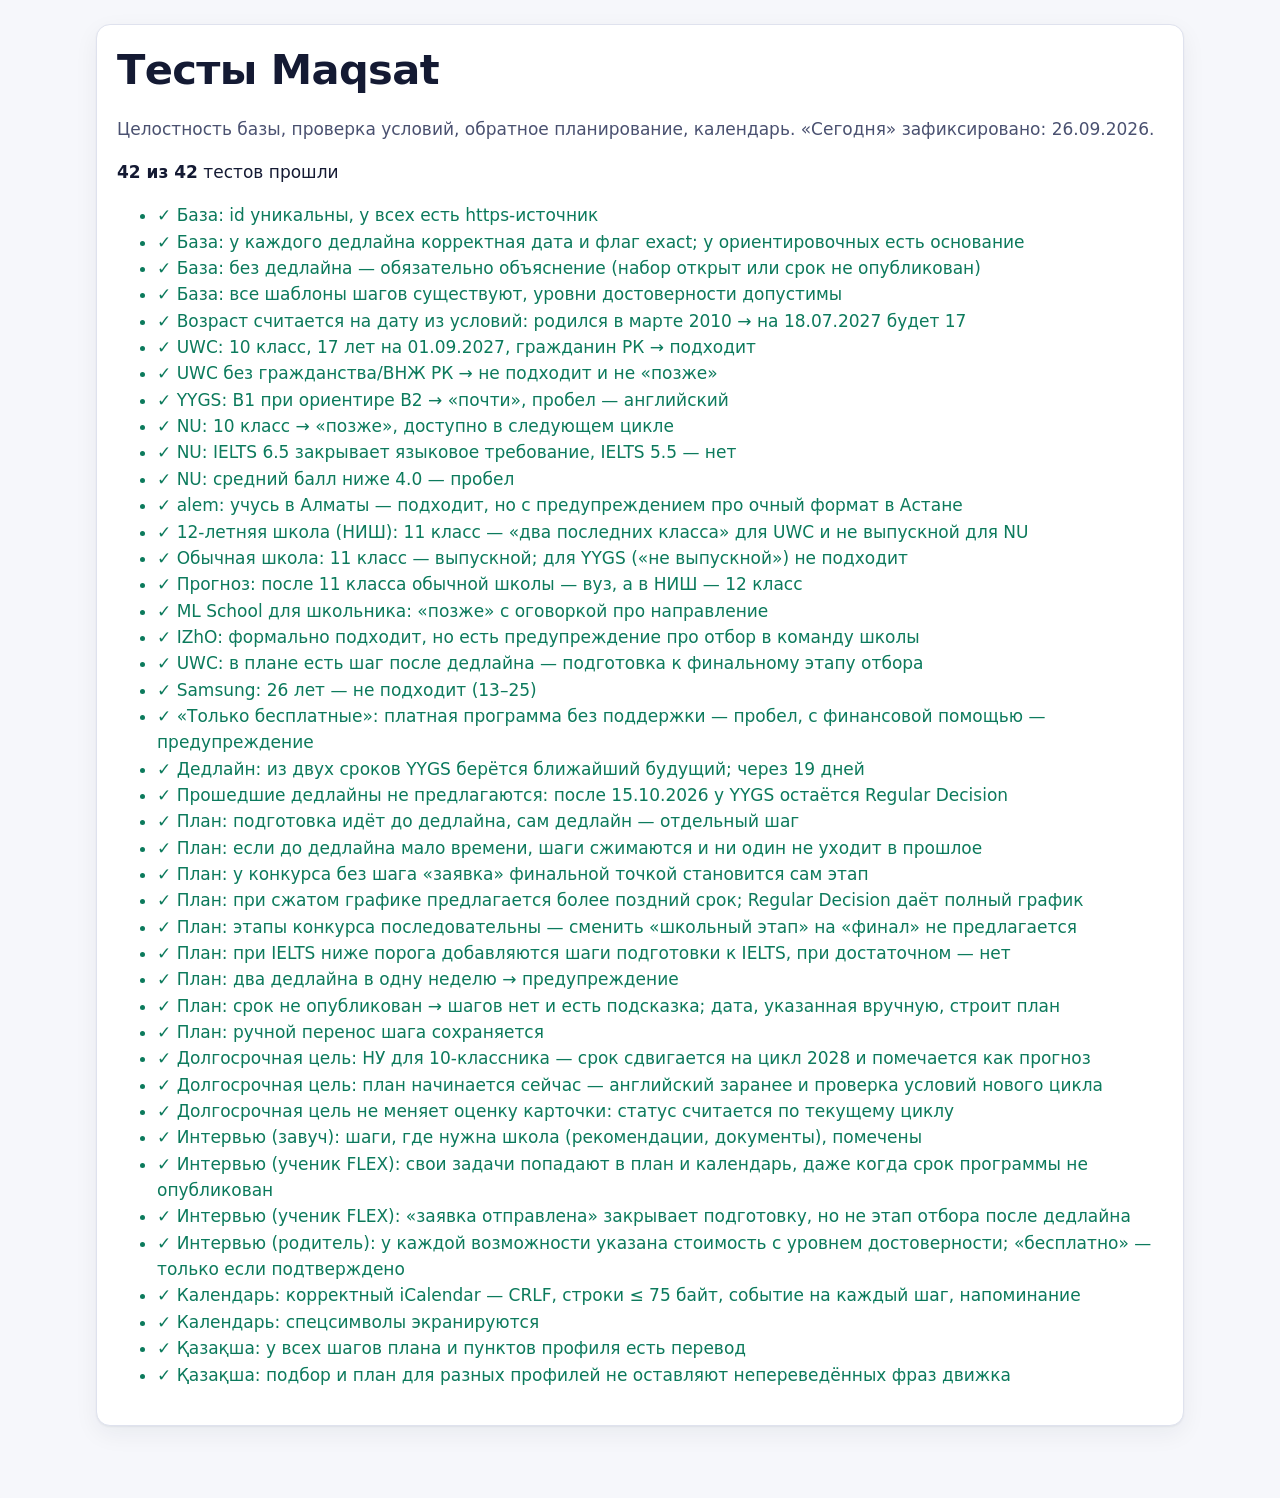
<file: tests.html>
<!DOCTYPE html>
<html lang="ru">
<head>
  <meta charset="UTF-8">
  <meta name="viewport" content="width=device-width, initial-scale=1">
  <title>Maqsat — тесты</title>
  <link rel="stylesheet" href="css/style.css?v=1">
</head>
<body>
  <main>
    <section class="card">
      <h1>Тесты Maqsat</h1>
      <p class="muted">Целостность базы, проверка условий, обратное планирование, календарь. «Сегодня» зафиксировано: 26.09.2026.</p>
      <p id="sum"></p>
      <ul class="tests" id="tests"></ul>
    </section>
  </main>
  <script src="js/i18n.js?v=2"></script>
  <script src="js/data.js?v=1"></script>
  <script src="js/engine.js?v=1"></script>
  <script src="js/tests.js?v=1"></script>
  <script>
    const results = M.runTests();
    const out = document.getElementById('tests');
    const esc = t => String(t).replace(/[&<>]/g, c => ({ '&': '&amp;', '<': '&lt;', '>': '&gt;' }[c]));
    out.innerHTML = results.map(r => `<li class="${r.ok ? 'pass' : 'fail'}">${r.ok ? '✓' : '✗'} ${esc(r.name)}${r.err ? ' — ' + esc(r.err) : ''}</li>`).join('');
    document.getElementById('sum').innerHTML = `<b>${results.filter(r => r.ok).length} из ${results.length}</b> тестов прошли`;
    window.TEST_RESULTS = results;
  </script>
</body>
</html>
</file>
<file: css/style.css>
:root {
  --bg: #f6f7fb;
  --surface: #ffffff;
  --surface-2: #f0f2f8;
  --ink: #141a33;
  --ink-2: #4a5170;
  --line: #dfe2ee;
  --accent: #2f3fbf;
  --accent-ink: #ffffff;
  --accent-soft: #e6e9fb;
  --gold: #b87700;
  --gold-soft: #fff1d6;
  --ok: #0c7a5c;
  --ok-soft: #dcf2ea;
  --warn: #9a5200;
  --warn-soft: #fdecd6;
  --bad: #b3312f;
  --bad-soft: #fbe3e2;
  --later: #5b48c9;
  --later-soft: #ebe7fb;
  --radius: 14px;
  --shadow: 0 1px 2px rgba(20, 26, 51, .06), 0 8px 24px rgba(20, 26, 51, .06);
  color-scheme: light;
}
@media (prefers-color-scheme: dark) {
  :root:not([data-theme="light"]) {
    --bg: #0f1224; --surface: #171b33; --surface-2: #1f2440; --ink: #eef0fa; --ink-2: #aab0cf; --line: #2c3254;
    --accent: #8f9bff; --accent-ink: #0f1224; --accent-soft: #252c5c;
    --gold: #ffc24d; --gold-soft: #3b2e12; --ok: #4fd1a5; --ok-soft: #15372d; --warn: #ffb35c; --warn-soft: #3d2912;
    --bad: #ff8a86; --bad-soft: #43201f; --later: #b3a6ff; --later-soft: #2a2552;
    --shadow: 0 1px 2px rgba(0,0,0,.3), 0 8px 24px rgba(0,0,0,.3);
    color-scheme: dark;
  }
}

* { box-sizing: border-box; }
html { -webkit-text-size-adjust: 100%; }
body { margin: 0; background: var(--bg); color: var(--ink); font: 17px/1.55 system-ui, -apple-system, "Segoe UI", Roboto, Arial, sans-serif; }
h1, h2, h3 { line-height: 1.2; margin: 0 0 .5em; }
h1 { font-size: clamp(1.7rem, 4.5vw, 2.6rem); letter-spacing: -.015em; }
h2 { font-size: 1.25rem; }
h3 { font-size: 1.05rem; }
p { margin: 0 0 1em; }
a { color: var(--accent); }
.muted { color: var(--ink-2); }
.small { font-size: .9rem; }
.tiny { font-size: .8rem; }
.sr-only { position: absolute; width: 1px; height: 1px; overflow: hidden; clip: rect(0 0 0 0); white-space: nowrap; }
.skip { position: absolute; left: -999px; top: 8px; background: var(--accent); color: var(--accent-ink); padding: 10px 14px; border-radius: 8px; z-index: 20; }
.skip:focus { left: 8px; }
:focus-visible { outline: 3px solid var(--accent); outline-offset: 2px; }
h1[tabindex="-1"]:focus { outline: none; } /* фокус переносится на заголовок для экранных дикторов */

.topbar { display: flex; flex-wrap: wrap; align-items: center; justify-content: space-between; gap: 8px 16px; padding: 12px max(16px, calc((100vw - 1120px) / 2)); background: var(--surface); border-bottom: 1px solid var(--line); position: sticky; top: 0; z-index: 10; }
.brand { display: flex; align-items: center; gap: 8px; color: var(--accent); text-decoration: none; font-weight: 800; font-size: 1.25rem; }
.topbar nav { display: flex; gap: 4px; overflow-x: auto; }
.topbar nav a { color: var(--ink-2); text-decoration: none; padding: 8px 12px; border-radius: 999px; white-space: nowrap; font-weight: 600; font-size: .95rem; min-height: 40px; display: inline-flex; align-items: center; gap: 6px; }
.topbar nav a.active, .topbar nav a:hover { background: var(--accent-soft); color: var(--accent); }
.lang { border: 1.5px solid var(--line); background: var(--surface); color: var(--accent); border-radius: 999px; padding: 6px 12px; min-height: 40px; font: inherit; font-weight: 700; font-size: .9rem; cursor: pointer; }
.lang:hover { border-color: var(--accent); }
.badge { background: var(--accent); color: var(--accent-ink); border-radius: 999px; font-size: .75rem; padding: 1px 7px; }

main { max-width: 1120px; margin: 0 auto; padding: 24px 16px 56px; outline: none; }
.foot { text-align: center; color: var(--ink-2); font-size: .82rem; padding: 20px 16px 32px; }

.card { background: var(--surface); border: 1px solid var(--line); border-radius: var(--radius); padding: 20px; box-shadow: var(--shadow); margin-bottom: 16px; }
.narrow { max-width: 720px; margin-left: auto; margin-right: auto; }

.btn { display: inline-flex; align-items: center; justify-content: center; gap: 8px; min-height: 46px; padding: 10px 20px; border-radius: 12px; border: 1.5px solid var(--line); background: var(--surface); color: var(--ink); font: inherit; font-weight: 700; text-decoration: none; cursor: pointer; }
.btn:hover { border-color: var(--accent); }
.btn.primary { background: var(--accent); border-color: var(--accent); color: var(--accent-ink); }
.btn.ghost { background: transparent; border-color: transparent; color: var(--ink-2); }
.btn.small { min-height: 38px; padding: 6px 14px; font-size: .92rem; }
.btn[aria-pressed="true"] { background: var(--ok-soft); border-color: var(--ok); color: var(--ok); }
.row { display: flex; flex-wrap: wrap; gap: 10px; align-items: center; }

/* Главная */
.hero { padding: 16px 0 8px; }
.hero h1 { max-width: 18ch; }
.lead { font-size: 1.15rem; color: var(--ink-2); max-width: 60ch; }
.pillars { display: grid; grid-template-columns: repeat(3, 1fr); gap: 14px; margin: 28px 0; }
.pillar { background: var(--surface); border: 1px solid var(--line); border-radius: var(--radius); padding: 18px; }
.pillar b { display: block; font-size: 1.05rem; margin-bottom: 4px; }
.pillar p { margin: 0; color: var(--ink-2); font-size: .95rem; }
.pillar .num { display: inline-grid; place-items: center; width: 34px; height: 34px; border-radius: 50%; background: var(--accent); color: var(--accent-ink); font-weight: 800; margin-bottom: 10px; }
.trust { border-left: 0; background: var(--gold-soft); border-radius: var(--radius); padding: 16px 18px; }

/* Форма */
form .field { display: grid; gap: 6px; margin-bottom: 16px; }
.field > span, legend { font-weight: 700; }
.field .hint { font-weight: 400; color: var(--ink-2); font-size: .88rem; }
select, input[type="number"] { font: inherit; padding: 11px 12px; min-height: 46px; border-radius: 10px; border: 1.5px solid var(--line); background: var(--surface-2); color: var(--ink); width: 100%; }
.two { display: grid; grid-template-columns: 1fr 1fr; gap: 12px; }
fieldset { border: 0; padding: 0; margin: 0 0 16px; }
.choice { margin-top: 8px; gap: 8px; }
.choice label { display: inline-flex; align-items: center; gap: 8px; min-height: 44px; padding: 6px 14px; border: 1.5px solid var(--line); border-radius: 10px; cursor: pointer; font-weight: 600; }
.choice label:has(input:checked) { border-color: var(--accent); background: var(--surface-2); }
.choice input { width: 20px; height: 20px; accent-color: var(--accent); margin: 0; }
textarea { font: inherit; padding: 11px 12px; border-radius: 10px; border: 1.5px solid var(--line); background: var(--surface-2); color: var(--ink); width: 100%; resize: vertical; }
.chips { display: flex; flex-wrap: wrap; gap: 8px; margin-top: 8px; }
.chip-check { position: relative; }
.chip-check input { position: absolute; opacity: 0; width: 1px; height: 1px; }
.chip-check span { display: inline-flex; align-items: center; min-height: 42px; padding: 8px 14px; border-radius: 999px; border: 1.5px solid var(--line); background: var(--surface); cursor: pointer; font-weight: 600; font-size: .95rem; }
.chip-check input:checked + span { background: var(--accent-soft); border-color: var(--accent); color: var(--accent); }
.chip-check input:checked + span::before { content: "✓ "; }
.chip-check input:focus-visible + span { outline: 3px solid var(--accent); outline-offset: 2px; }
.switch { display: flex; gap: 10px; align-items: center; min-height: 44px; font-weight: 600; }
.switch input { width: 22px; height: 22px; accent-color: var(--accent); }

/* Возможности */
.summary { display: flex; flex-wrap: wrap; gap: 8px; margin: 12px 0 18px; }
.filter { border: 1.5px solid var(--line); background: var(--surface); border-radius: 999px; padding: 8px 14px; min-height: 42px; font: inherit; font-weight: 700; cursor: pointer; color: var(--ink); }
.filter[aria-pressed="true"] { background: var(--ink); color: var(--surface); border-color: var(--ink); }
.opps { display: grid; grid-template-columns: repeat(auto-fill, minmax(320px, 1fr)); gap: 16px; }
.opp { display: flex; flex-direction: column; background: var(--surface); border: 1px solid var(--line); border-radius: var(--radius); box-shadow: var(--shadow); overflow: hidden; }
.opp-head { padding: 16px 18px 10px; }
.opp-body { padding: 0 18px 12px; flex: 1; }
.opp-foot { padding: 12px 18px 16px; border-top: 1px solid var(--line); display: flex; flex-wrap: wrap; gap: 8px; align-items: center; justify-content: space-between; }
.status { display: inline-flex; align-items: center; gap: 6px; font-weight: 800; font-size: .82rem; padding: 4px 10px; border-radius: 999px; margin-bottom: 8px; }
.st-fit { background: var(--ok-soft); color: var(--ok); }
.st-almost { background: var(--warn-soft); color: var(--warn); }
.st-later { background: var(--later-soft); color: var(--later); }
.st-no { background: var(--surface-2); color: var(--ink-2); }
.opp h3 { font-size: 1.12rem; margin-bottom: 2px; }
.org { color: var(--ink-2); font-size: .88rem; margin-bottom: 8px; }
.tags { display: flex; flex-wrap: wrap; gap: 6px; margin-bottom: 10px; }
.tag { font-size: .78rem; font-weight: 700; padding: 3px 8px; border-radius: 6px; background: var(--surface-2); color: var(--ink-2); }
.tag.free { background: var(--ok-soft); color: var(--ok); }
.dl { display: flex; flex-wrap: wrap; align-items: baseline; gap: 4px 10px; padding: 10px 12px; border-radius: 10px; background: var(--gold-soft); margin: 10px 0; }
.dl b { color: var(--gold); }
.dl .left { font-weight: 800; }
.dl.soon { background: var(--bad-soft); }
.dl.soon b, .dl.soon .left { color: var(--bad); }
.dl.none { background: var(--surface-2); }
.est { font-size: .75rem; font-weight: 800; text-transform: uppercase; letter-spacing: .04em; padding: 2px 6px; border-radius: 4px; background: var(--surface); color: var(--gold); border: 1px solid currentColor; }
.checks { list-style: none; padding: 0; margin: 0; }
.checks li { display: grid; grid-template-columns: 22px 1fr; gap: 6px; padding: 5px 0; font-size: .93rem; }
.checks .i { font-weight: 900; text-align: center; }
.lv-ok .i { color: var(--ok); }
.lv-gap .i { color: var(--warn); }
.lv-warn .i { color: var(--warn); }
.lv-hard .i { color: var(--bad); }
.conf { display: inline-block; font-size: .72rem; font-weight: 700; padding: 1px 6px; border-radius: 4px; margin-left: 4px; vertical-align: 1px; }
.conf-secondary { background: var(--warn-soft); color: var(--warn); }
.conf-estimate { background: var(--later-soft); color: var(--later); }
details.more summary { cursor: pointer; font-weight: 700; color: var(--accent); padding: 6px 0; min-height: 36px; }
details.more p { font-size: .92rem; }
.src { font-size: .82rem; color: var(--ink-2); }

/* План */
.plan-top { display: grid; grid-template-columns: 1.3fr 1fr; gap: 16px; margin-bottom: 16px; align-items: start; }
.goal-row { display: flex; align-items: flex-start; justify-content: space-between; gap: 8px; }
.goal-row b { flex: 1; min-width: 0; }
.today .more { margin-top: 12px; font-size: .92rem; opacity: .9; }
.today { background: var(--accent); color: var(--accent-ink); border-radius: var(--radius); padding: 20px; }
.today .eyebrow { opacity: .85; text-transform: uppercase; letter-spacing: .08em; font-size: .78rem; font-weight: 800; }
.today h2 { font-size: 1.35rem; margin: 6px 0 4px; }
.today .btn { background: var(--accent-ink); color: var(--accent); border-color: var(--accent-ink); margin-top: 10px; }
.goals-list { list-style: none; padding: 0; margin: 0; }
.goals-list li { padding: 10px 0; border-top: 1px solid var(--line); }
.goals-list li:first-child { border-top: 0; }
.bar { height: 10px; border-radius: 6px; background: var(--surface-2); overflow: hidden; margin-top: 6px; }
.bar i { display: block; height: 100%; background: var(--ok); border-radius: 6px; }
.warns { list-style: none; padding: 0; margin: 0 0 16px; }
.warns li { background: var(--warn-soft); color: var(--ink); border-radius: 10px; padding: 10px 14px; margin-bottom: 8px; font-size: .95rem; }
.warns li::before { content: "⚠ "; color: var(--warn); font-weight: 900; }
.week { margin-bottom: 18px; }
.week h3 { font-size: .95rem; text-transform: uppercase; letter-spacing: .05em; color: var(--ink-2); margin-bottom: 8px; }
.step { display: grid; grid-template-columns: 44px 1fr auto; gap: 10px; align-items: center; padding: 10px 12px; background: var(--surface); border: 1px solid var(--line); border-radius: 12px; margin-bottom: 8px; }
.step input[type="checkbox"] { width: 26px; height: 26px; accent-color: var(--ok); justify-self: center; }
.step .t { font-weight: 600; }
.step .meta { font-size: .85rem; color: var(--ink-2); }
.step.done .t { text-decoration: line-through; color: var(--ink-2); }
.step.overdue { border-color: var(--bad); background: var(--bad-soft); }
.step.is-deadline { border-width: 2px; border-color: var(--gold); }
.step .date { font-weight: 800; font-size: .9rem; white-space: nowrap; text-align: right; }
.dot { display: inline-block; width: 10px; height: 10px; border-radius: 50%; margin-right: 6px; vertical-align: 1px; }
.manual { display: grid; gap: 6px; margin-top: 8px; }
.pill { display: inline-block; font-size: .75rem; font-weight: 700; padding: 2px 8px; border-radius: 999px; vertical-align: 1px; }
.pill.school { background: var(--gold-soft); color: var(--gold); }
.pill.mine { background: var(--accent-soft); color: var(--accent); }
.cost { font-size: .92rem; margin: 0 0 8px; }
details.add-task summary { cursor: pointer; font-weight: 700; color: var(--accent); padding: 8px 0 0; min-height: 36px; }
.manual input { font: inherit; padding: 8px 10px; border-radius: 8px; border: 1.5px solid var(--line); background: var(--surface-2); color: var(--ink); min-height: 42px; }

/* Данные */
table.data { width: 100%; border-collapse: collapse; font-size: .92rem; }
table.data th, table.data td { text-align: left; padding: 10px 8px; border-bottom: 1px solid var(--line); vertical-align: top; }
table.data th { color: var(--ink-2); }
.table-wrap { overflow-x: auto; }

/* Тесты */
.tests li.pass { color: var(--ok); }
.tests li.fail { color: var(--bad); font-weight: 800; }

@media (max-width: 860px) {
  .plan-top { grid-template-columns: 1fr; }
}
@media (max-width: 640px) {
  body { font-size: 16px; }
  .topbar nav { flex-wrap: wrap; overflow: visible; }
  .topbar nav a { padding: 6px 10px; font-size: .9rem; }
  .pillars { grid-template-columns: 1fr; }
  .two { grid-template-columns: 1fr; }
  .opps { grid-template-columns: 1fr; }
  .card { padding: 16px; }
  .step { grid-template-columns: 40px 1fr; }
  .step .date { grid-column: 2; text-align: left; }
}
@media (prefers-reduced-motion: reduce) { * { transition: none !important; animation: none !important; } }

@media print {
  .topbar, .foot, .no-print, .skip { display: none !important; }
  body { background: #fff; color: #000; font-size: 12pt; }
  main { padding: 0; }
  .card, .step, .today { box-shadow: none; break-inside: avoid; }
  .today { background: #fff; color: #000; border: 2px solid #000; }
}
</file>
